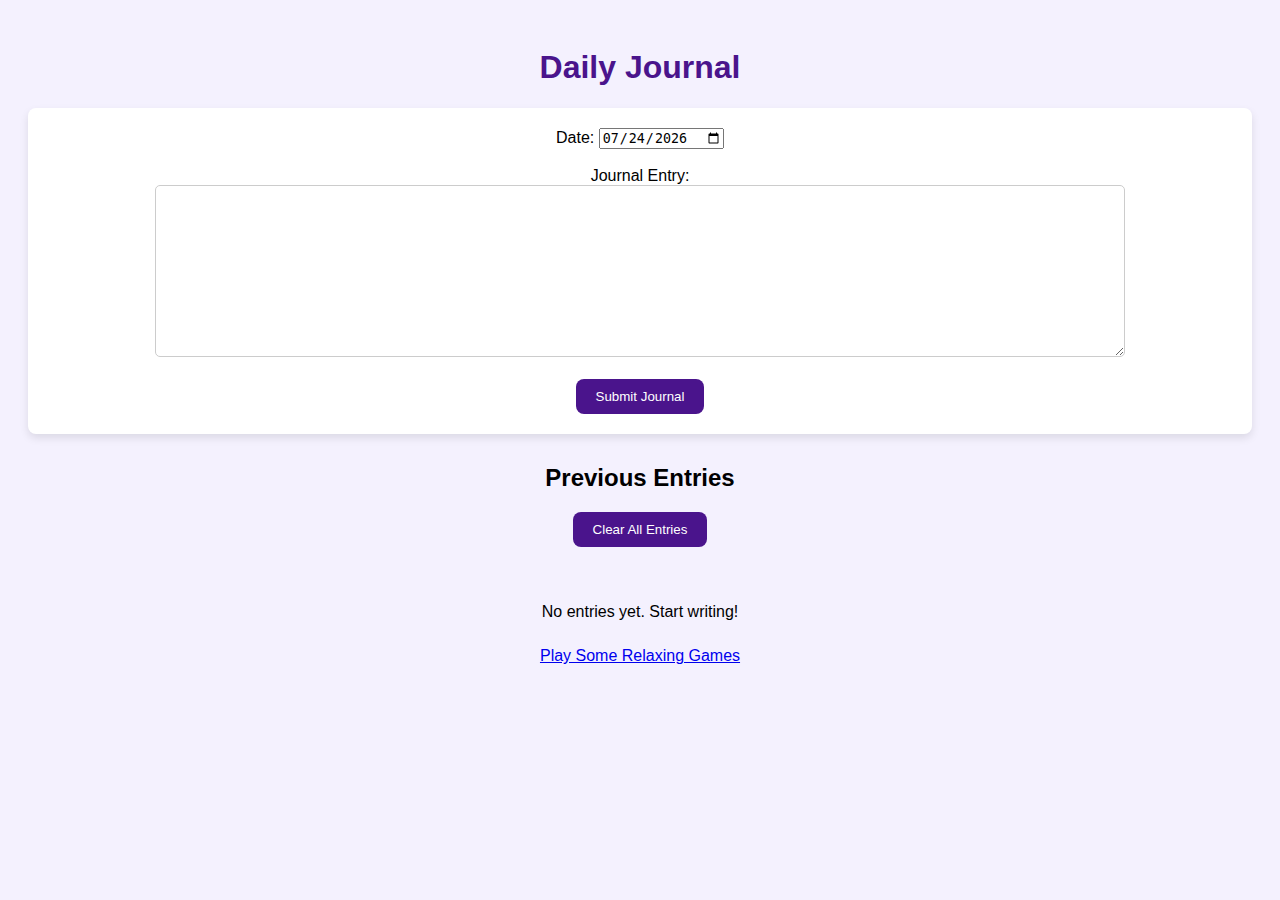
<file: index.html>
<!DOCTYPE html>
<html lang="en">
<head>
    <meta charset="UTF-8">
    <meta name="viewport" content="width=device-width, initial-scale=1.0">
    <title>Daily Journal</title>
    <link rel="stylesheet" href="journalstyle.css">
</head>
<body>
    <h1>Daily Journal</h1>
    <form id="journalForm">
        <label for="journalDate">Date:</label>
        <input type="date" id="journalDate" name="journalDate" required><br><br>

        <label for="journalEntry">Journal Entry:</label><br>
        <textarea id="journalEntry" name="journalEntry" rows="5" cols="50" required></textarea><br><br>

        <button type="submit">Submit Journal</button>
    </form>
    <h2>Previous Entries</h2>
    <button id="clearEntriesButton">Clear All Entries</button>
    <div id="entriesList">
    </div>
    <a href = "game.html" class = "button">Play Some Relaxing Games</a>
    <script src="app.js"></script>
</body>
</html>
</file>
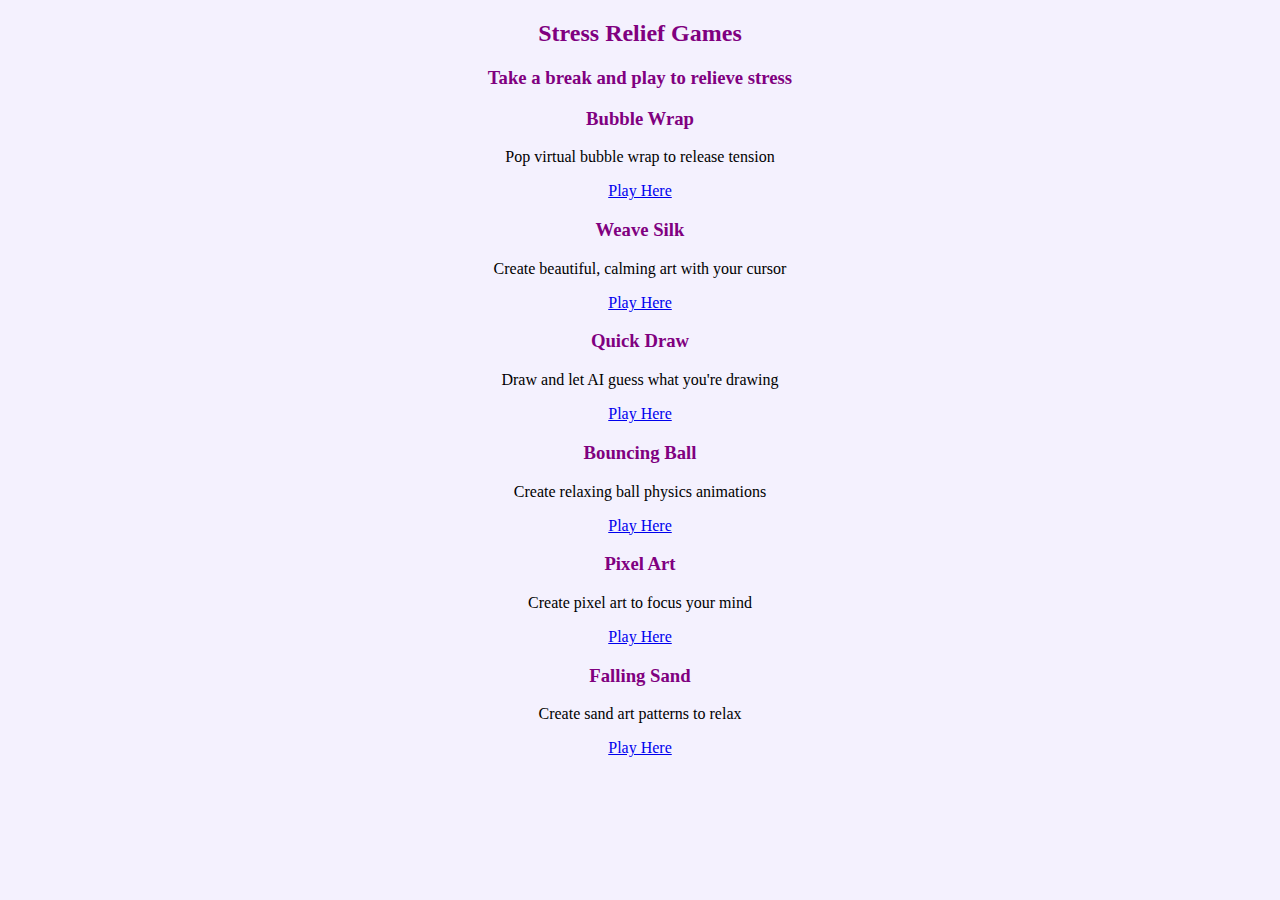
<file: game.html>
<!DOCTYPE html>
<html lang="en-US">
<head>
    <meta charset="UTF-8">
    <meta name="viewport" content="width=device-width, initial-scale=1.0">
    <title>Stress Relief Games</title>
    <link rel="stylesheet" href="style.css">
</head>
<body>
    <h2>Stress Relief Games</h2>
    <h3>Take a break and play to relieve stress</h3>
    <div class="array">
        <div class="game">
            <h3>Bubble Wrap</h3>
            <p>Pop virtual bubble wrap to release tension</p>
            <a href="https://bubblespop.netlify.app" class="button">Play Here</a>
        </div>
        <div class="game">
            <h3>Weave Silk</h3>
            <p>Create beautiful, calming art with your cursor</p>
            <a href="https://weavesilk.com" class="button">Play Here</a>
        </div>
        <div class="game">
            <h3>Quick Draw</h3>
            <p>Draw and let AI guess what you're drawing</p>
            <a href="https://quickdraw.withgoogle.com" class="button">Play Here</a>
        </div>
        <div class="game">
            <h3>Bouncing Ball</h3>
            <p>Create relaxing ball physics animations</p>
            <a href="https://bouncyballs.org" class="button">Play Here</a>
        </div>
        <div class="game">
            <h3>Pixel Art</h3>
            <p>Create pixel art to focus your mind</p>
            <a href="https://www.pixilart.com/draw" class="button">Play Here</a>
        </div>
        <div class="game">
            <h3>Falling Sand</h3>
            <p>Create sand art patterns to relax</p>
            <a href="https://thisissand.com" class="button">Play Here</a>
        </div>
    </div>
</body>
</html>
</file>
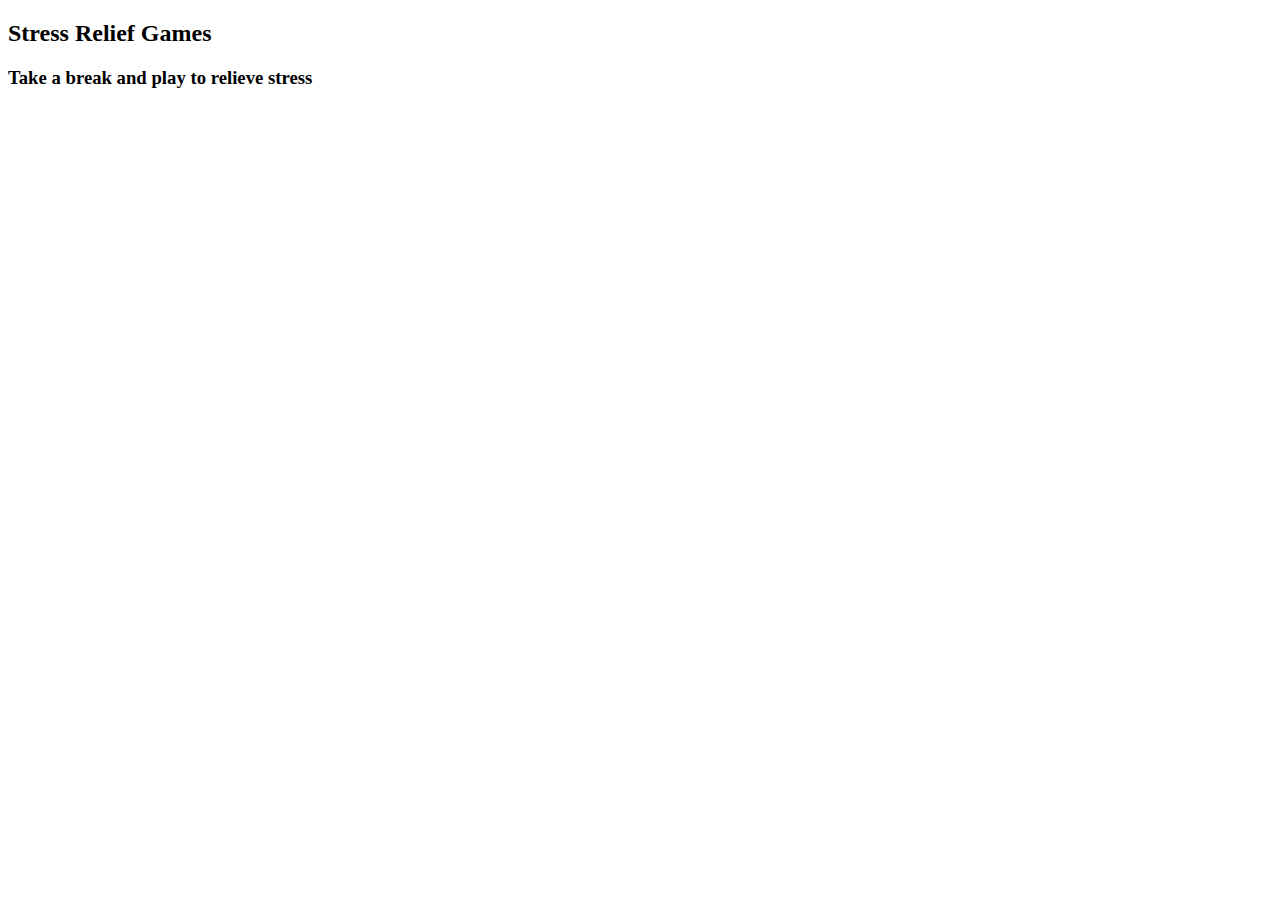
<file: hack.html>
<!DOCTYPE html>
<html lang="en-US">
<head>
    <meta charset="UTF-8">
    <meta name="viewport" content="width=device-width, initial-scale=1.0">
    <title>Stress Relief Games</title>
</head>
<body>
    <h2>Stress Relief Games</h2>
    <h3>Take a break and play to relieve stress</h3>
    
</body>
</html>
</file>
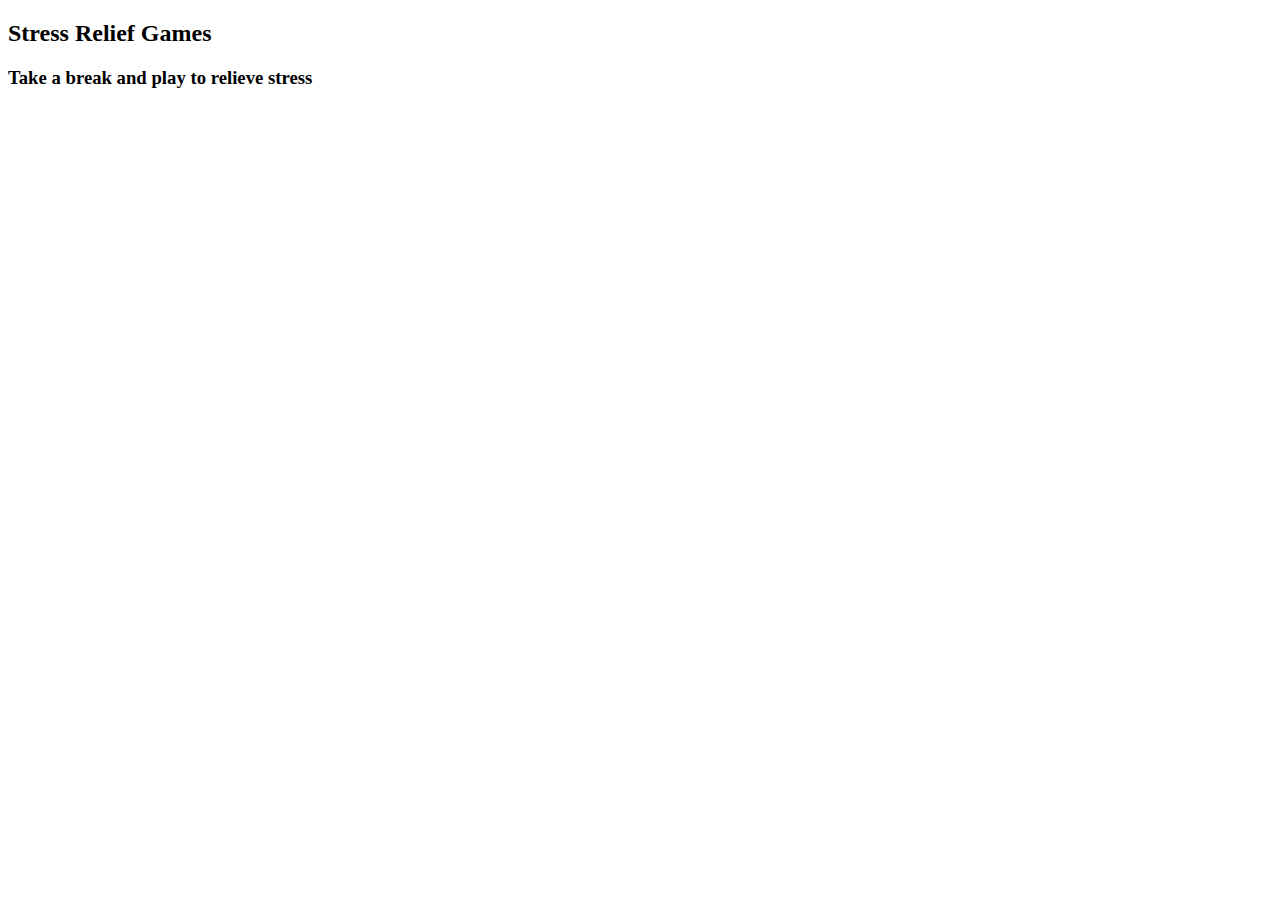
<file: hackathon.html>
<!DOCTYPE html>
<html lang="en-US">
<head>
    <meta charset="UTF-8">
    <meta name="viewport" content="width=device-width, initial-scale=1.0">
    <title>Stress Relief Games</title>
</head>
<body>
    <h2>Stress Relief Games</h2>
    <h3>Take a break and play to relieve stress</h3>
    
</body>
</html>
</file>
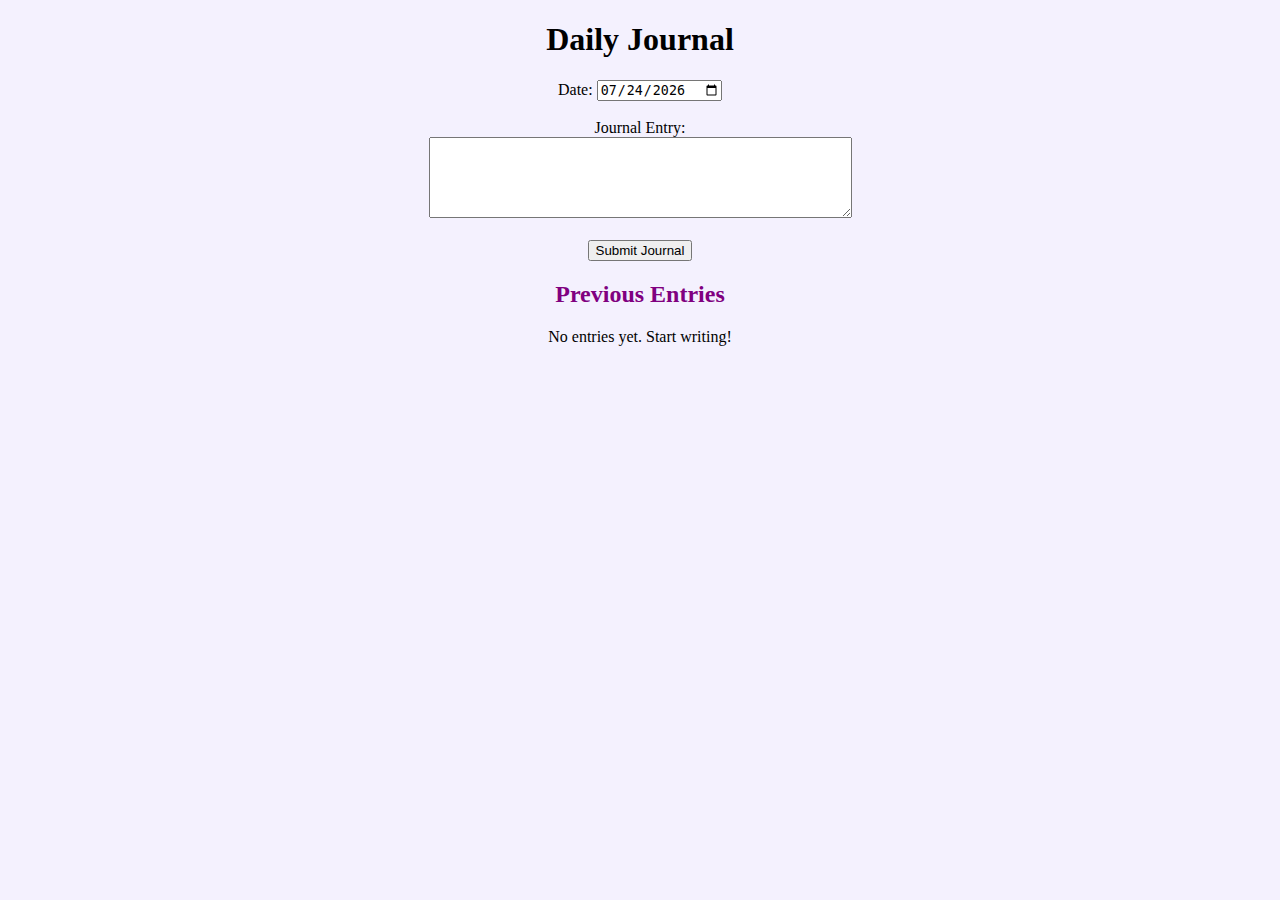
<file: journal.html>
<!DOCTYPE html>
<html lang="en">
<head>
    <meta charset="UTF-8">
    <meta name="viewport" content="width=device-width, initial-scale=1.0">
    <title>Daily Journal</title>
    <link rel="stylesheet" href="style.css">
</head>
<body>
    <h1>Daily Journal</h1>
    <form id="journalForm">
        <label for="journalDate">Date:</label>
        <input type="date" id="journalDate" name="journalDate" required><br><br>

        <label for="journalEntry">Journal Entry:</label><br>
        <textarea id="journalEntry" name="journalEntry" rows="5" cols="50" required></textarea><br><br>

        <button type="submit">Submit Journal</button>
    </form>
    <h2>Previous Entries</h2>
    <div id="entriesList">
    </div>
    <script src="app.js"></script>
</body>
</html>
</file>
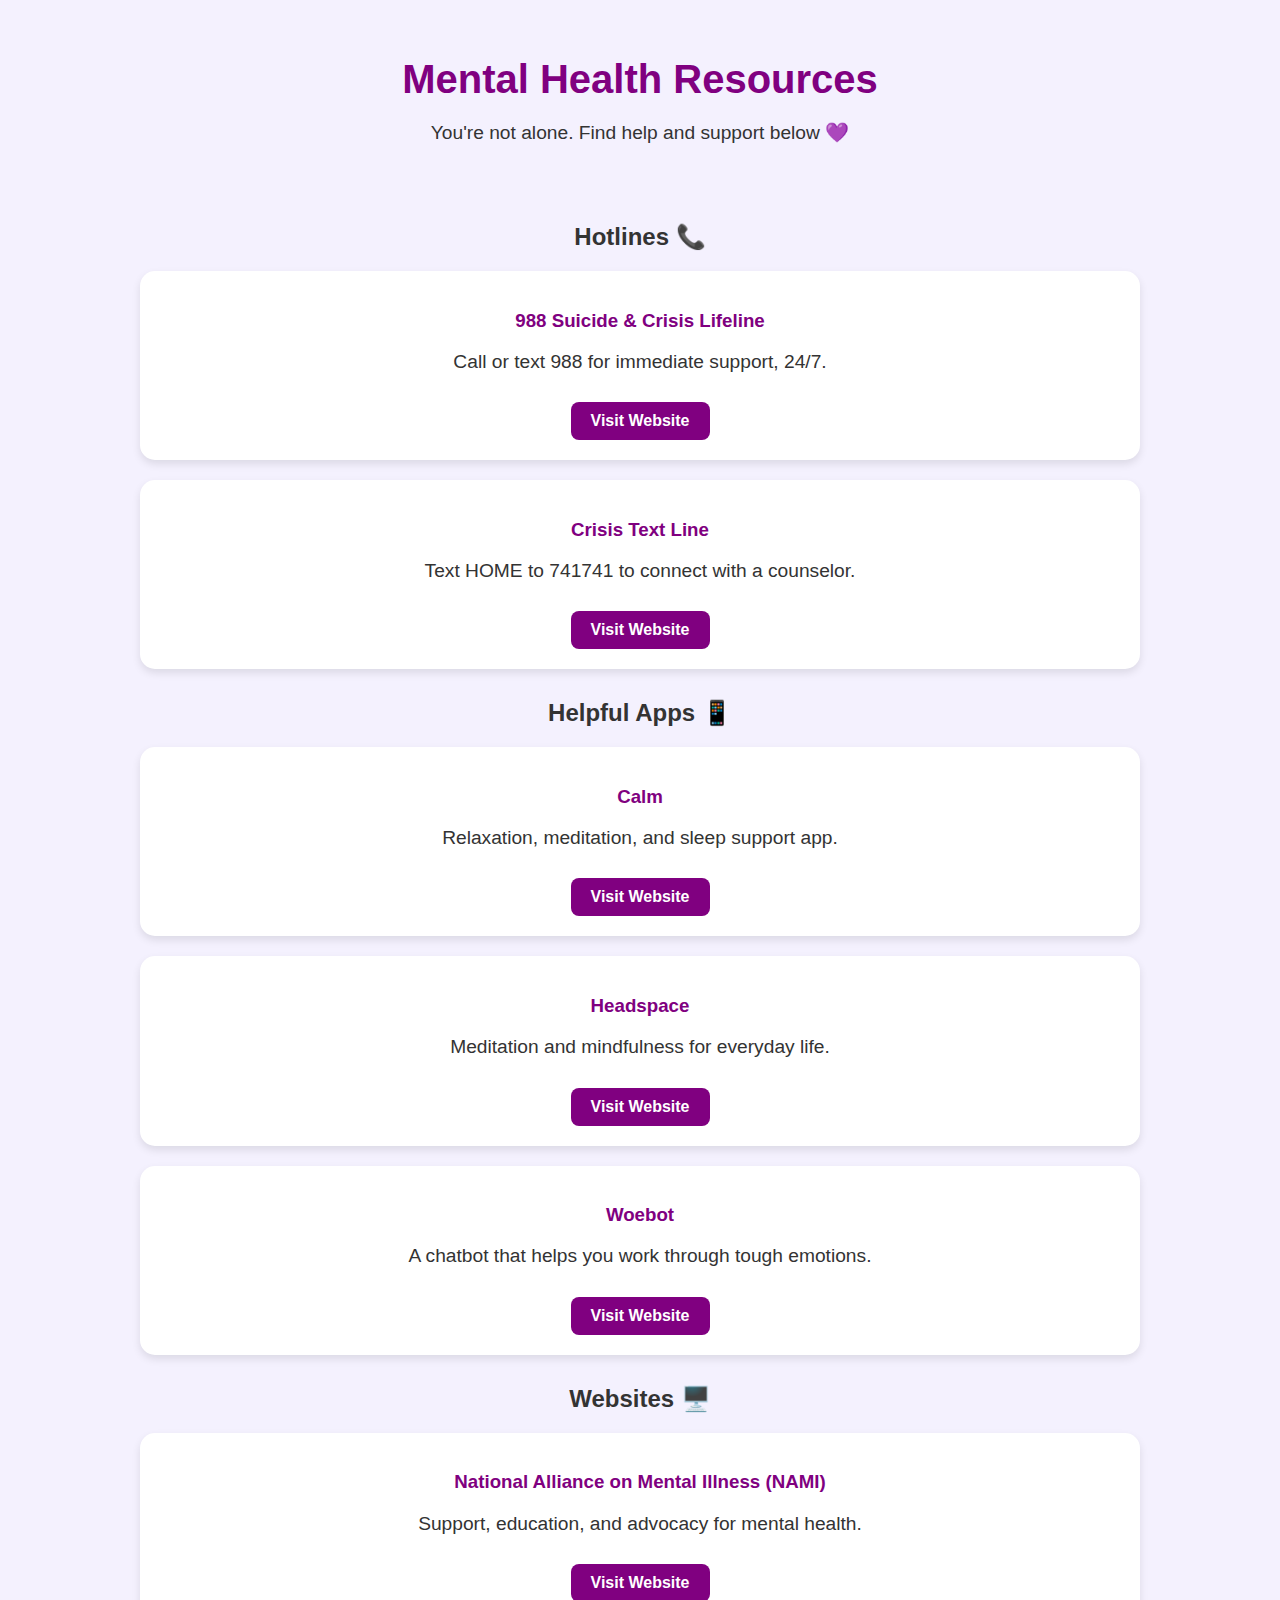
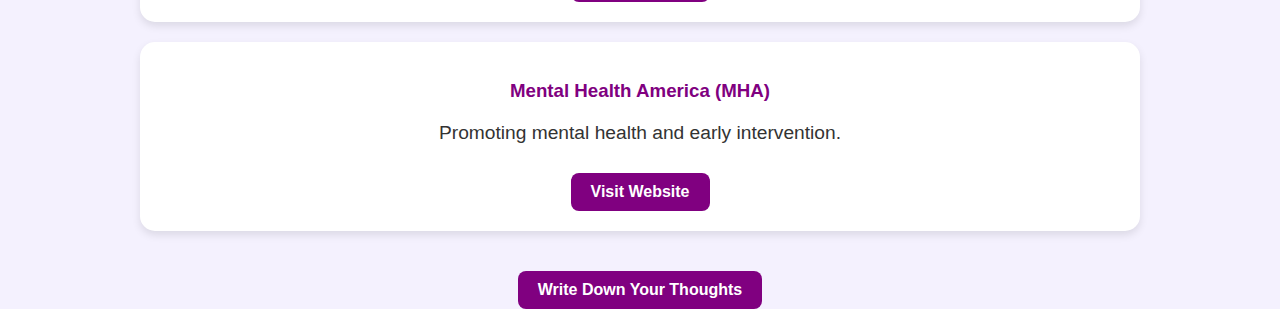
<file: resources.html>
<!DOCTYPE html>
<html lang="en">
<head>
    <meta charset="UTF-8">
    <meta name="viewport" content="width=device-width, initial-scale=1.0">
    <title>Mental Health Resources</title>
    <link rel="stylesheet" href="resourcestyle.css">
</head>
<body>
    <header>
        <h1>Mental Health Resources</h1>
        <p>You're not alone. Find help and support below 💜</p>
    </header>

    <section class="resources">
        <h2>Hotlines 📞</h2>
        <div class="resource-card">
            <h3>988 Suicide & Crisis Lifeline</h3>
            <p>Call or text 988 for immediate support, 24/7.</p>
            <a href="https://988lifeline.org" target="_blank" class="button">Visit Website</a>
        </div>
        <div class="resource-card">
            <h3>Crisis Text Line</h3>
            <p>Text HOME to 741741 to connect with a counselor.</p>
            <a href="https://www.crisistextline.org/" target="_blank" class="button">Visit Website</a>
        </div>
    </section>

    <section class="resources">
        <h2>Helpful Apps 📱</h2>
        <div class="resource-card">
            <h3>Calm</h3>
            <p>Relaxation, meditation, and sleep support app.</p>
            <a href="https://www.calm.com/" target="_blank" class="button">Visit Website</a>
        </div>
        <div class="resource-card">
            <h3>Headspace</h3>
            <p>Meditation and mindfulness for everyday life.</p>
            <a href="https://www.headspace.com/" target="_blank" class="button">Visit Website</a>
        </div>
        <div class="resource-card">
            <h3>Woebot</h3>
            <p>A chatbot that helps you work through tough emotions.</p>
            <a href="https://woebothealth.com/" target="_blank" class="button">Visit Website</a>
        </div>
    </section>

    <section class="resources">
        <h2>Websites 🖥️</h2>
        <div class="resource-card">
            <h3>National Alliance on Mental Illness (NAMI)</h3>
            <p>Support, education, and advocacy for mental health.</p>
            <a href="https://nami.org/Home" target="_blank" class="button">Visit Website</a>
        </div>
        <div class="resource-card">
            <h3>Mental Health America (MHA)</h3>
            <p>Promoting mental health and early intervention.</p>
            <a href="https://mhanational.org/" target="_blank" class="button">Visit Website</a>
        </div>
    </section>
    
    <a href = "index.html" class = "button">Write Down Your Thoughts</a>
</body>
</html>
</file>
<file: journalstyle.css>
body {
    font-family: Arial, sans-serif;
    text-align: center;
    background-color: rgb(244, 241, 254);
    padding: 20px;
}

h1 {
    color: #4a148c;
}

form {
    background-color: white;
    padding: 20px;
    border-radius: 8px;
    box-shadow: 0 4px 8px rgba(0, 0, 0, 0.1);
    margin-bottom: 30px;
}

textarea {
    width: 80%;
    height: 150px;
    padding: 10px;
    border-radius: 5px;
    border: 1px solid #ccc;
}

button {
    background-color: #4a148c;
    color: white;
    padding: 10px 20px;
    border: none;
    border-radius: 8px;
    cursor: pointer;
}

button:hover {
    background-color: #6a1b9a;
}

#entriesList {
    margin-top: 30px;
    padding: 10px;
}

.entry {
    background-color: white;
    padding: 10px;
    margin-bottom: 20px;
    border-radius: 8px;
    box-shadow: 0 4px 6px rgba(0, 0, 0, 0.1);
}

.entry strong {
    font-size: 1.2em;
}
</file>
<file: style.css>
body{
  text-align: center;
  background-color: rgb(244, 241, 254);
  padding-bottom: 30px;
}
h2 {
  color: purple;
  text-align: center;
}
h3{
  color: purple;
  text-align: center;
div{
  padding-bottom: 10px;
  margin: auto;
  width: 50%;
  padding: 10px;
  background-color: white;
  text-align: center;
}
p {
  text-align: center;
}
.array {
  display: grid;
  grid-template-columns: repeat(2, 1fr); 
  grid-template-rows: repeat(3, 300px);
  gap: 20px;
  width: 80%;
  max-width: 900px;
  margin: 0 auto;
  padding: 20px;
  background-color: white;
  border-radius: 10px;
  box-shadow: 0px 4px 8px rgba(0, 0, 0, 0.1);
}
</file>
<file: resourcestyle.css>
body {
    background-color: rgb(244, 241, 254);
    font-family: 'Arial', sans-serif;
    margin: 0;
    padding: 0;
    text-align: center;
    color: #333;
}

header {
    padding: 30px;
}

h1 {
    color: purple;
    font-size: 2.5em;
    margin-bottom: 10px;
}

p {
    font-size: 1.2em;
}

section.resources {
    margin: 30px auto;
    width: 90%;
    max-width: 1000px;
}

.resource-card {
    background-color: white;
    margin: 20px 0;
    padding: 20px;
    border-radius: 15px;
    box-shadow: 0px 4px 8px rgba(0, 0, 0, 0.1);
}

.resource-card h3 {
    color: purple;
}

.button {
    display: inline-block;
    margin-top: 10px;
    padding: 10px 20px;
    background-color: purple;
    color: white;
    border-radius: 8px;
    text-decoration: none;
    font-weight: bold;
    transition: background-color 0.3s, transform 0.2s;
}

.button:hover {
    background-color: darkmagenta;
    transform: scale(1.05);
}
</file>
